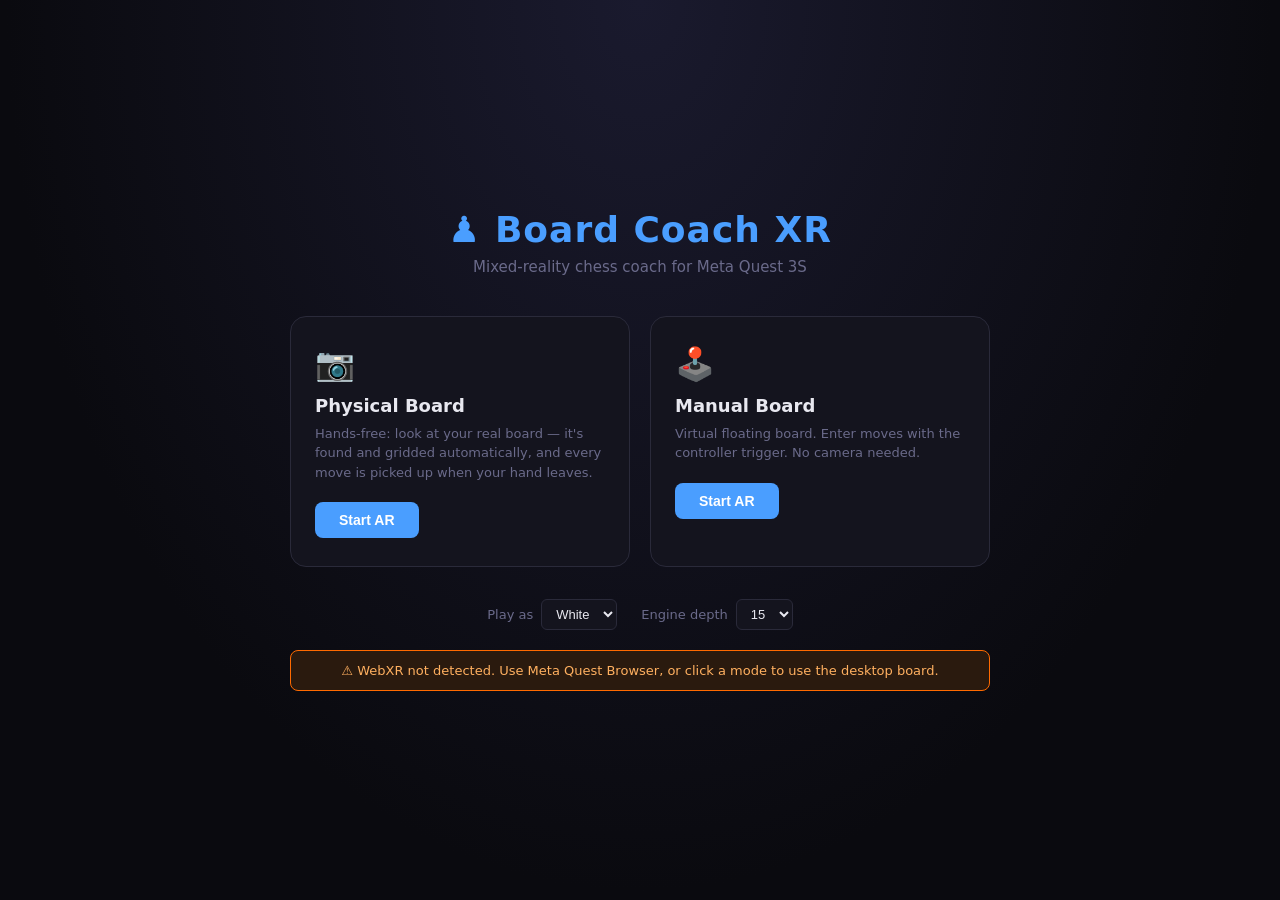
<file: index.html>
<!DOCTYPE html>
<html lang="en">
<head>
  <meta charset="UTF-8" />
  <meta name="viewport" content="width=device-width, initial-scale=1.0, user-scalable=no" />
  <meta name="theme-color" content="#0a0a0f" />
  <title>Board Coach XR</title>
  <link rel="stylesheet" href="styles.css" />
  <!-- Three.js r165 is self-hosted; only fetched when xr.js is imported -->
  <script type="importmap">
  {
    "imports": {
      "three": "./js/vendor/three/build/three.module.min.js",
      "three/addons/": "./js/vendor/three/examples/jsm/"
    }
  }
  </script>
  <!-- chess.js served locally — no CDN wait on boot -->
  <script src="js/lib/chess.js"></script>
</head>
<body>
  <!-- Loading screen -->
  <div id="loading-screen">
    <div class="loader-inner">
      <div class="loader-logo">♟</div>
      <div class="loader-title">Board Coach XR</div>
      <div class="loader-bar"><div class="loader-fill" id="loader-fill"></div></div>
      <div class="loader-status" id="loader-status">Initializing…</div>
    </div>
  </div>

  <!-- Landing UI (non-XR) -->
  <div id="landing" class="hidden">
    <div class="landing-inner">
      <h1>♟ Board Coach XR</h1>
      <p class="subtitle">Mixed-reality chess coach for Meta Quest 3S</p>

      <div class="mode-cards">
        <div class="mode-card" id="btn-physical">
          <div class="mode-icon">📷</div>
          <h2>Physical Board</h2>
          <p>Hands-free: look at your real board — it's found and gridded automatically, and every move is picked up when your hand leaves.</p>
          <button class="btn-primary">Start AR</button>
        </div>
        <div class="mode-card" id="btn-manual">
          <div class="mode-icon">🕹️</div>
          <h2>Manual Board</h2>
          <p>Virtual floating board. Enter moves with the controller trigger. No camera needed.</p>
          <button class="btn-primary">Start AR</button>
        </div>
      </div>

      <div class="settings-row">
        <label>Play as
          <select id="color-select">
            <option value="w">White</option>
            <option value="b">Black</option>
          </select>
        </label>
        <label>Engine depth
          <select id="depth-select">
            <option value="12">12</option>
            <option value="15" selected>15</option>
            <option value="18">18</option>
            <option value="20">20</option>
          </select>
        </label>
      </div>

      <div id="browser-warning" class="hidden">
        <p>⚠️ WebXR not detected. Use Meta Quest Browser, or click a mode to use the desktop board.</p>
      </div>
    </div>
  </div>

  <!-- Non-XR fallback HUD (desktop / no headset) -->
  <div id="desktop-hud" class="hidden">
    <div id="desktop-board-wrap">
      <canvas id="desktop-board" width="480" height="480"></canvas>
    </div>
    <div id="desktop-controls">
      <div id="desktop-fen-display"></div>
      <div id="desktop-move-hint"></div>
      <button id="btn-undo">↩ Undo</button>
      <button id="btn-new-game">New Game</button>
      <button id="btn-flip">Flip</button>
      <label>FEN: <input id="fen-input" placeholder="paste FEN…" /></label>
      <button id="btn-load-fen">Load</button>
      <div id="promotion-panel" class="hidden">
        <span>Promote to: </span>
        <button class="promo-btn" data-piece="q">♛</button>
        <button class="promo-btn" data-piece="r">♜</button>
        <button class="promo-btn" data-piece="b">♝</button>
        <button class="promo-btn" data-piece="n">♞</button>
      </div>
    </div>
  </div>

  <canvas id="xr-hud" class="hidden"></canvas>
  <script type="module" src="js/main.js"></script>
</body>
</html>
</file>
<file: styles.css>
*, *::before, *::after { box-sizing: border-box; margin: 0; padding: 0; }

:root {
  --bg: #0a0a0f;
  --surface: #14141e;
  --border: #2a2a3a;
  --accent: #4a9eff;
  --accent2: #7fff47;
  --fg: #e8e8f0;
  --muted: #6a6a8a;
  --danger: #ff4a6a;
  --white-piece: #f5f0e0;
  --black-piece: #2a2a2a;
  --light-sq: #f0d9b5;
  --dark-sq: #b58863;
  --highlight: rgba(74, 158, 255, 0.5);
  --arrow: #ff9500;
}

html, body {
  height: 100%;
  background: var(--bg);
  color: var(--fg);
  font-family: 'Segoe UI', system-ui, sans-serif;
  overflow: hidden;
}

/* ── Loading ── */
#loading-screen {
  position: fixed; inset: 0;
  display: flex; align-items: center; justify-content: center;
  background: var(--bg);
  z-index: 1000;
  transition: opacity 0.4s;
}
#loading-screen.fade-out { opacity: 0; pointer-events: none; }

.loader-inner { text-align: center; width: 280px; }
.loader-logo { font-size: 64px; margin-bottom: 12px; }
.loader-title { font-size: 22px; font-weight: 700; letter-spacing: 2px; color: var(--accent); margin-bottom: 24px; }
.loader-bar { height: 4px; background: var(--border); border-radius: 2px; overflow: hidden; margin-bottom: 12px; }
.loader-fill { height: 100%; background: var(--accent); border-radius: 2px; transition: width 0.3s; width: 0%; }
.loader-status { font-size: 13px; color: var(--muted); }

/* ── Landing ── */
#landing {
  position: fixed; inset: 0;
  display: flex; align-items: center; justify-content: center;
  background: radial-gradient(ellipse at 50% 0%, #1a1a2e 0%, var(--bg) 70%);
  overflow-y: auto;
  padding: 24px;
}
#landing.hidden { display: none; }

.landing-inner {
  max-width: 700px;
  width: 100%;
  text-align: center;
}

.landing-inner h1 {
  font-size: 36px;
  font-weight: 800;
  letter-spacing: 1px;
  color: var(--accent);
  margin-bottom: 8px;
}

.subtitle { color: var(--muted); margin-bottom: 40px; font-size: 15px; }

.mode-cards {
  display: grid;
  grid-template-columns: 1fr 1fr;
  gap: 20px;
  margin-bottom: 32px;
}
@media (max-width: 520px) { .mode-cards { grid-template-columns: 1fr; } }

.mode-card {
  background: var(--surface);
  border: 1px solid var(--border);
  border-radius: 16px;
  padding: 28px 24px;
  text-align: left;
  cursor: pointer;
  transition: border-color 0.2s, transform 0.15s;
}
.mode-card:hover {
  border-color: var(--accent);
  transform: translateY(-2px);
}
.mode-icon { font-size: 32px; margin-bottom: 12px; }
.mode-card h2 { font-size: 18px; font-weight: 700; margin-bottom: 8px; }
.mode-card p { font-size: 13px; color: var(--muted); line-height: 1.5; margin-bottom: 20px; }

.btn-primary {
  display: inline-block;
  padding: 10px 24px;
  background: var(--accent);
  color: #fff;
  border: none;
  border-radius: 8px;
  font-size: 14px;
  font-weight: 600;
  cursor: pointer;
  transition: background 0.2s;
}
.btn-primary:hover { background: #3a8eef; }

.settings-row {
  display: flex;
  gap: 24px;
  justify-content: center;
  align-items: center;
  flex-wrap: wrap;
  margin-bottom: 20px;
}
.settings-row label { font-size: 13px; color: var(--muted); display: flex; align-items: center; gap: 8px; }
.settings-row select {
  background: var(--surface);
  border: 1px solid var(--border);
  color: var(--fg);
  padding: 6px 10px;
  border-radius: 6px;
  font-size: 13px;
}

#browser-warning {
  background: #2a1a0e;
  border: 1px solid #ff6a00;
  border-radius: 8px;
  padding: 12px 16px;
  font-size: 13px;
  color: #ffb060;
}

/* ── Desktop HUD ── */
#desktop-hud {
  position: fixed; inset: 0;
  display: flex;
  align-items: center;
  justify-content: center;
  gap: 32px;
  padding: 24px;
  background: var(--bg);
}
#desktop-hud.hidden { display: none; }

#desktop-board-wrap {
  flex-shrink: 0;
  box-shadow: 0 8px 32px rgba(0,0,0,0.5);
  border-radius: 4px;
  overflow: hidden;
}

#desktop-controls {
  display: flex;
  flex-direction: column;
  gap: 12px;
  min-width: 200px;
  max-width: 280px;
}

#desktop-fen-display {
  font-size: 11px;
  color: var(--muted);
  word-break: break-all;
  background: var(--surface);
  padding: 8px;
  border-radius: 6px;
}

#desktop-move-hint {
  font-size: 20px;
  font-weight: 700;
  color: var(--accent2);
  min-height: 32px;
}

#desktop-controls button {
  padding: 8px 14px;
  background: var(--surface);
  border: 1px solid var(--border);
  color: var(--fg);
  border-radius: 6px;
  cursor: pointer;
  font-size: 13px;
  transition: border-color 0.2s;
}
#desktop-controls button:hover { border-color: var(--accent); }

#desktop-controls label {
  font-size: 12px;
  color: var(--muted);
  display: flex;
  flex-direction: column;
  gap: 4px;
}

#fen-input {
  background: var(--surface);
  border: 1px solid var(--border);
  color: var(--fg);
  padding: 6px 8px;
  border-radius: 4px;
  font-size: 11px;
  width: 100%;
}

#promotion-panel {
  display: flex; align-items: center; gap: 8px;
  background: var(--surface);
  border: 1px solid var(--accent);
  border-radius: 8px;
  padding: 8px 12px;
}
#promotion-panel.hidden { display: none; }
.promo-btn {
  font-size: 24px;
  background: none;
  border: 1px solid var(--border);
  border-radius: 4px;
  cursor: pointer;
  padding: 4px 8px;
  transition: background 0.15s;
}
.promo-btn:hover { background: var(--border); }

#xr-hud { display: none; }
.hidden { display: none !important; }
</file>
